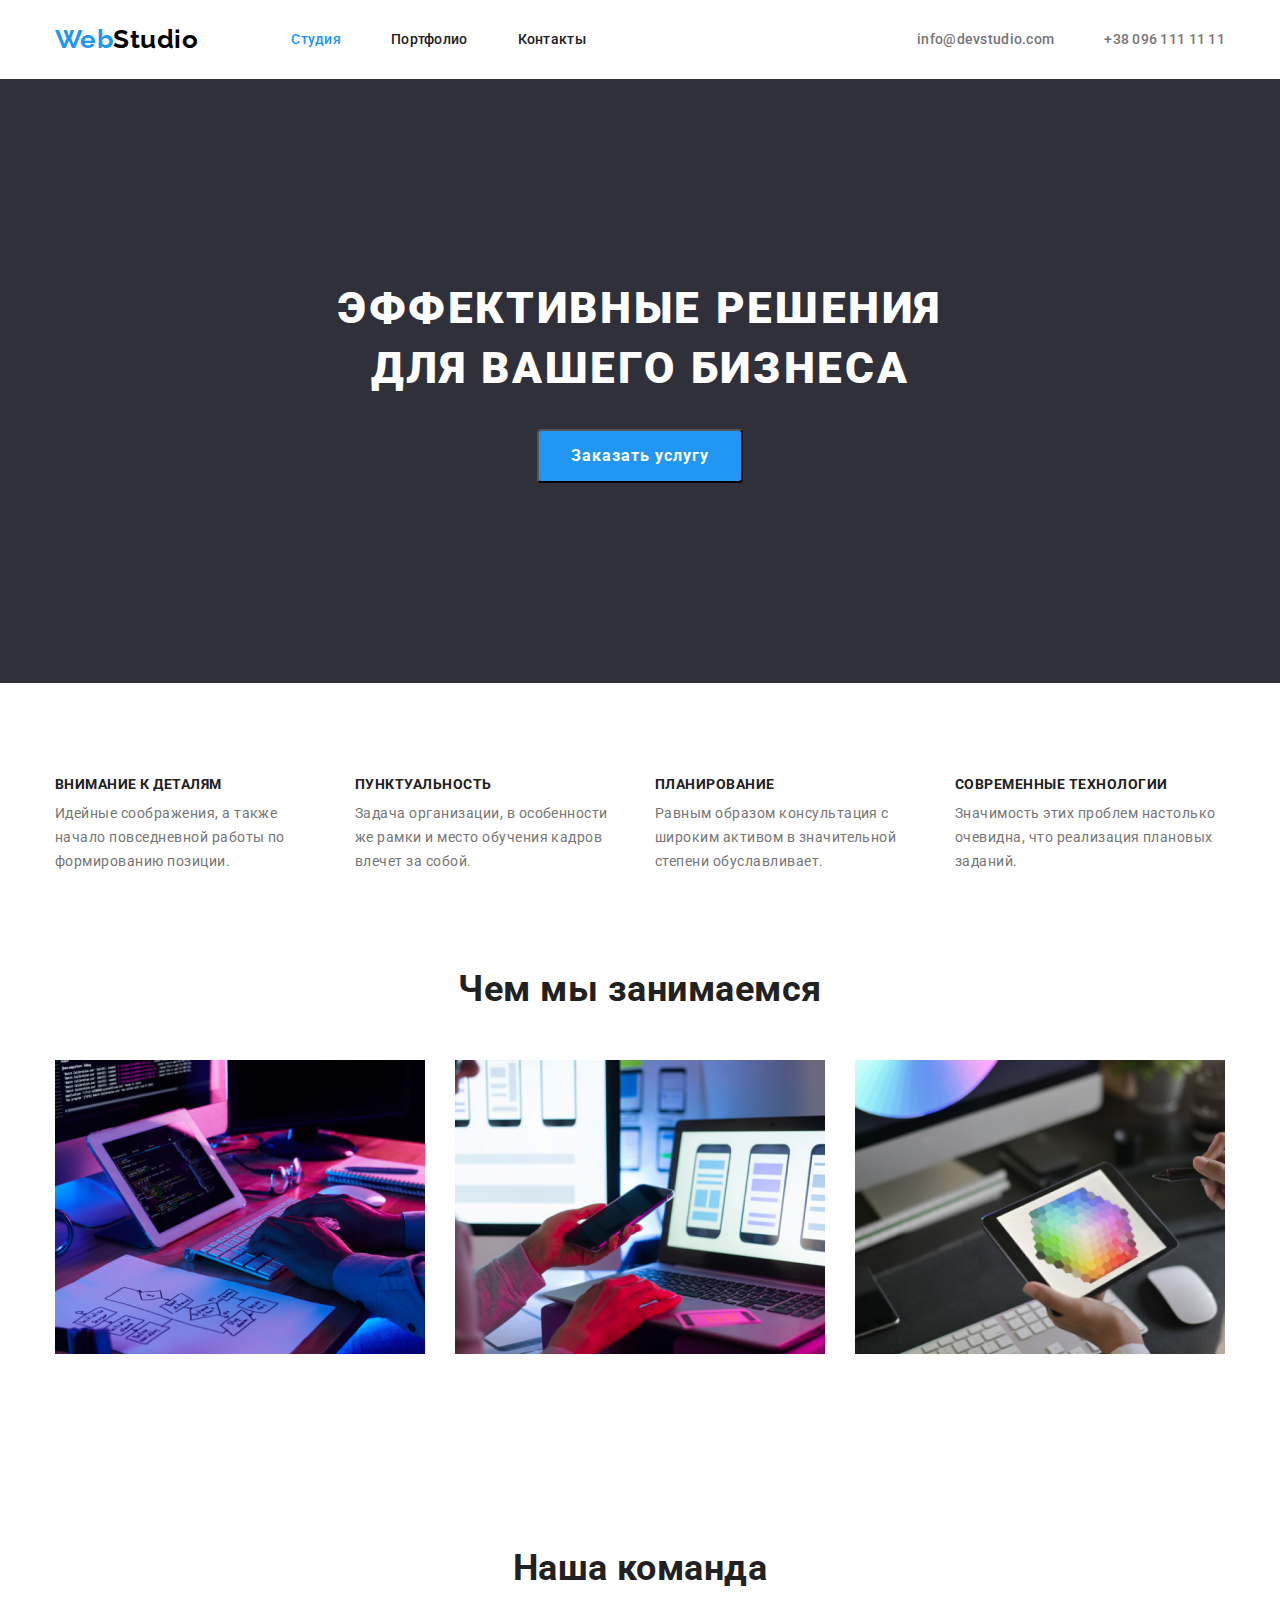
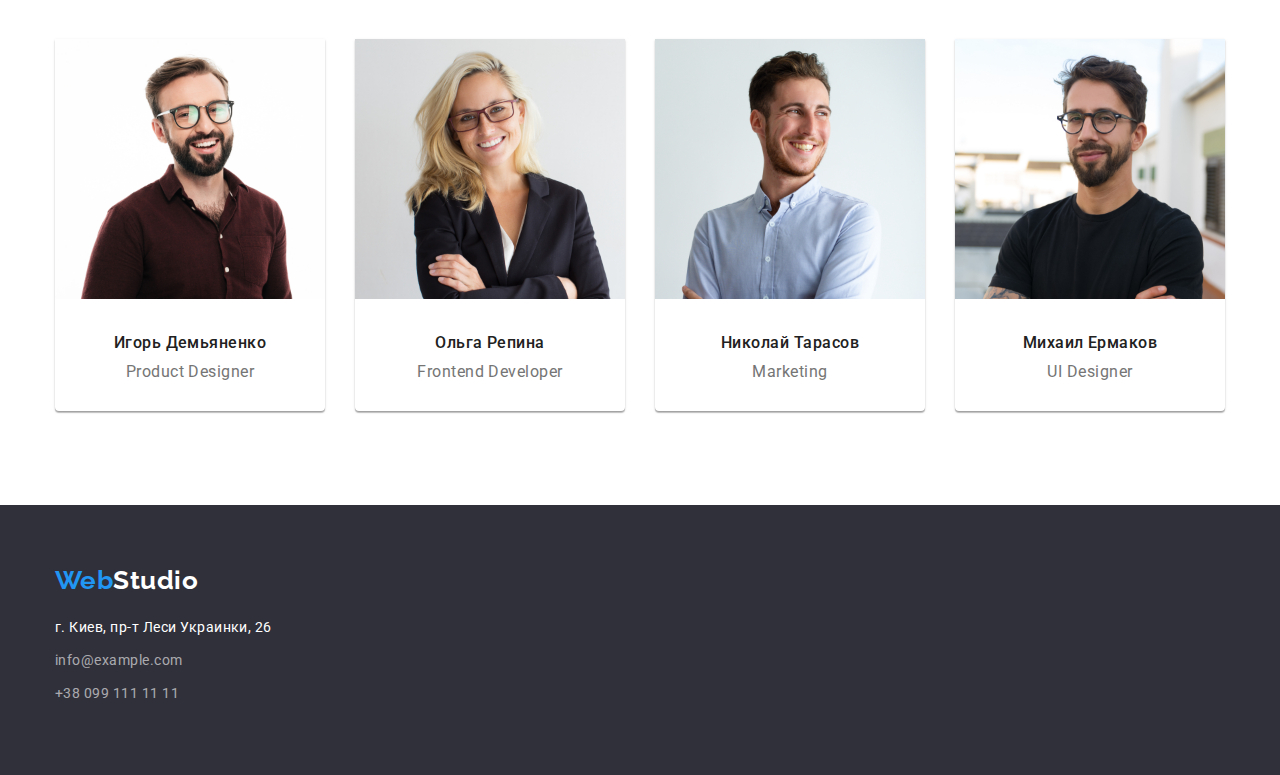
<file: index.html>
<!DOCTYPE html>
<html lang="ru">
  <head>
    <meta charset="UTF-8" />
    <meta name="viewport" content="width=device-width, initial-scale=1.0" />
    <title>Webstudio</title>
    <link
      href="https://fonts.googleapis.com/css2?family=Raleway:wght@700&family=Roboto:wght@400;500;700;900&display=swap"
      rel="stylesheet"
    />
    <link
      rel="stylesheet"
      href="https://cdnjs.cloudflare.com/ajax/libs/modern-normalize/1.0.0/modern-normalize.min.css"
    />
    <link rel="stylesheet" href="./css/style.css" />
  </head>

  <body>
    <!--HEADER-->
    <header class="page-header">
      <div class="conteiner conteiner-header">
        <nav class="nav-site">
          <div class="logo">
            <a href="./index.html">Web<span class="logo-header">Studio</span></a>
          </div>
          <ul class="nav-list list">
            <li><a href="./index.html" class="nav-link current">Студия</a></li>
            <li><a href="./portfolio.html" class="nav-link">Портфолио</a></li>
            <li><a href="" class="nav-link">Контакты</a></li>
          </ul>
        </nav>
        <ul class="contact-list list">
          <li><a href="mailto:info@devstudio.com" class="contact-link">info@devstudio.com</a></li>
          <li><a href="tel:+380961111111" class="contact-link">+38 096 111 11 11</a></li>
        </ul>
      </div>
    </header>

    <main>
      <!--HERO-->
      <section class="hero">
        <div class="page-hero">
          <h1>Эффективные решения <br />для вашего бизнеса</h1>
          <button type="button">Заказать услугу</button>
        </div>
      </section>
      <!--FUTURE-->
      <section class="feature">
        <div class="conteiner page-feature">
          <ul class="feature-list list">
            <li>
              <h2>Внимание к деталям</h2>
              <p>Идейные соображения, а также начало повседневной работы по формированию позиции.</p>
            </li>
            <li>
              <h2>Пунктуальность</h2>
              <p>Задача организации, в особенности же рамки и место обучения кадров влечет за собой.</p>
            </li>
            <li>
              <h2>Планирование</h2>
              <p>Равным образом консультация с широким активом в значительной степени обуславливает.</p>
            </li>
            <li>
              <h2>Современные технологии</h2>
              <p>Значимость этих проблем настолько очевидна, что реализация плановых заданий.</p>
            </li>
          </ul>
        </div>
      </section>
      <!--SAMPLE-->
      <section class="sample">
        <div class="conteiner page-sample">
          <h3>Чем мы занимаемся</h3>
          <ul class="sample-list list">
            <li>
              <a href=""><img src="./img/img.jpg" alt="Картинка" width="370" height="294" /></a>
            </li>
            <li>
              <a href=""><img src="./img/img1.jpg" alt="Картинка" width="370" height="294" /></a>
            </li>
            <li>
              <a href=""><img src="./img/img2.jpg" alt="Картинка" width="370" height="294" /></a>
            </li>
          </ul>
        </div>
      </section>
      <!--TEAM-->
      <section class="team">
        <div class="conteiner page-team">
          <h4>Наша команда</h4>
          <ul class="team-list list">
            <li class="item">
              <a href="">
                <img src="./img/team/img.jpg" alt="Фото" width="270" height="260" />
                <h5>Игорь Демьяненко</h5>
                <p lang="en">Product Designer</p>
              </a>
            </li>
            <li class="item">
              <a href="">
                <img src="./img/team/img1.jpg" alt="Фото" width="270" height="260" />
                <h5>Ольга Репина</h5>
                <p lang="en">Frontend Developer</p>
              </a>
            </li>
            <li class="item">
              <a href="">
                <img src="./img/team/img2.jpg" alt="Фото" width="270" height="260" />
                <h5>Николай Тарасов</h5>
                <p lang="en">Marketing</p>
              </a>
            </li>
            <li class="item">
              <a href="">
                <img src="./img/team/img3.jpg" alt="Фото" width="270" height="260" />
                <h5>Михаил Ермаков</h5>
                <p lang="en">UI Designer</p>
              </a>
            </li>
          </ul>
        </div>
      </section>
    </main>
    <!--FOOTER-->
    <footer>
      <div class="conteiner">
        <div class="logo">
          <a href="./index.html">Web<span class="logo-footer">Studio</span></a>
        </div>
        <ul class="footer-list list">
          <li><address class="address">г. Киев, пр-т Леси Украинки, 26</address></li>
          <li><address class="footer-contact">info@example.com</address></li>
          <li><address class="footer-contact">+38 099 111 11 11</address></li>
        </ul>
      </div>
    </footer>
  </body>
</html>
</file>
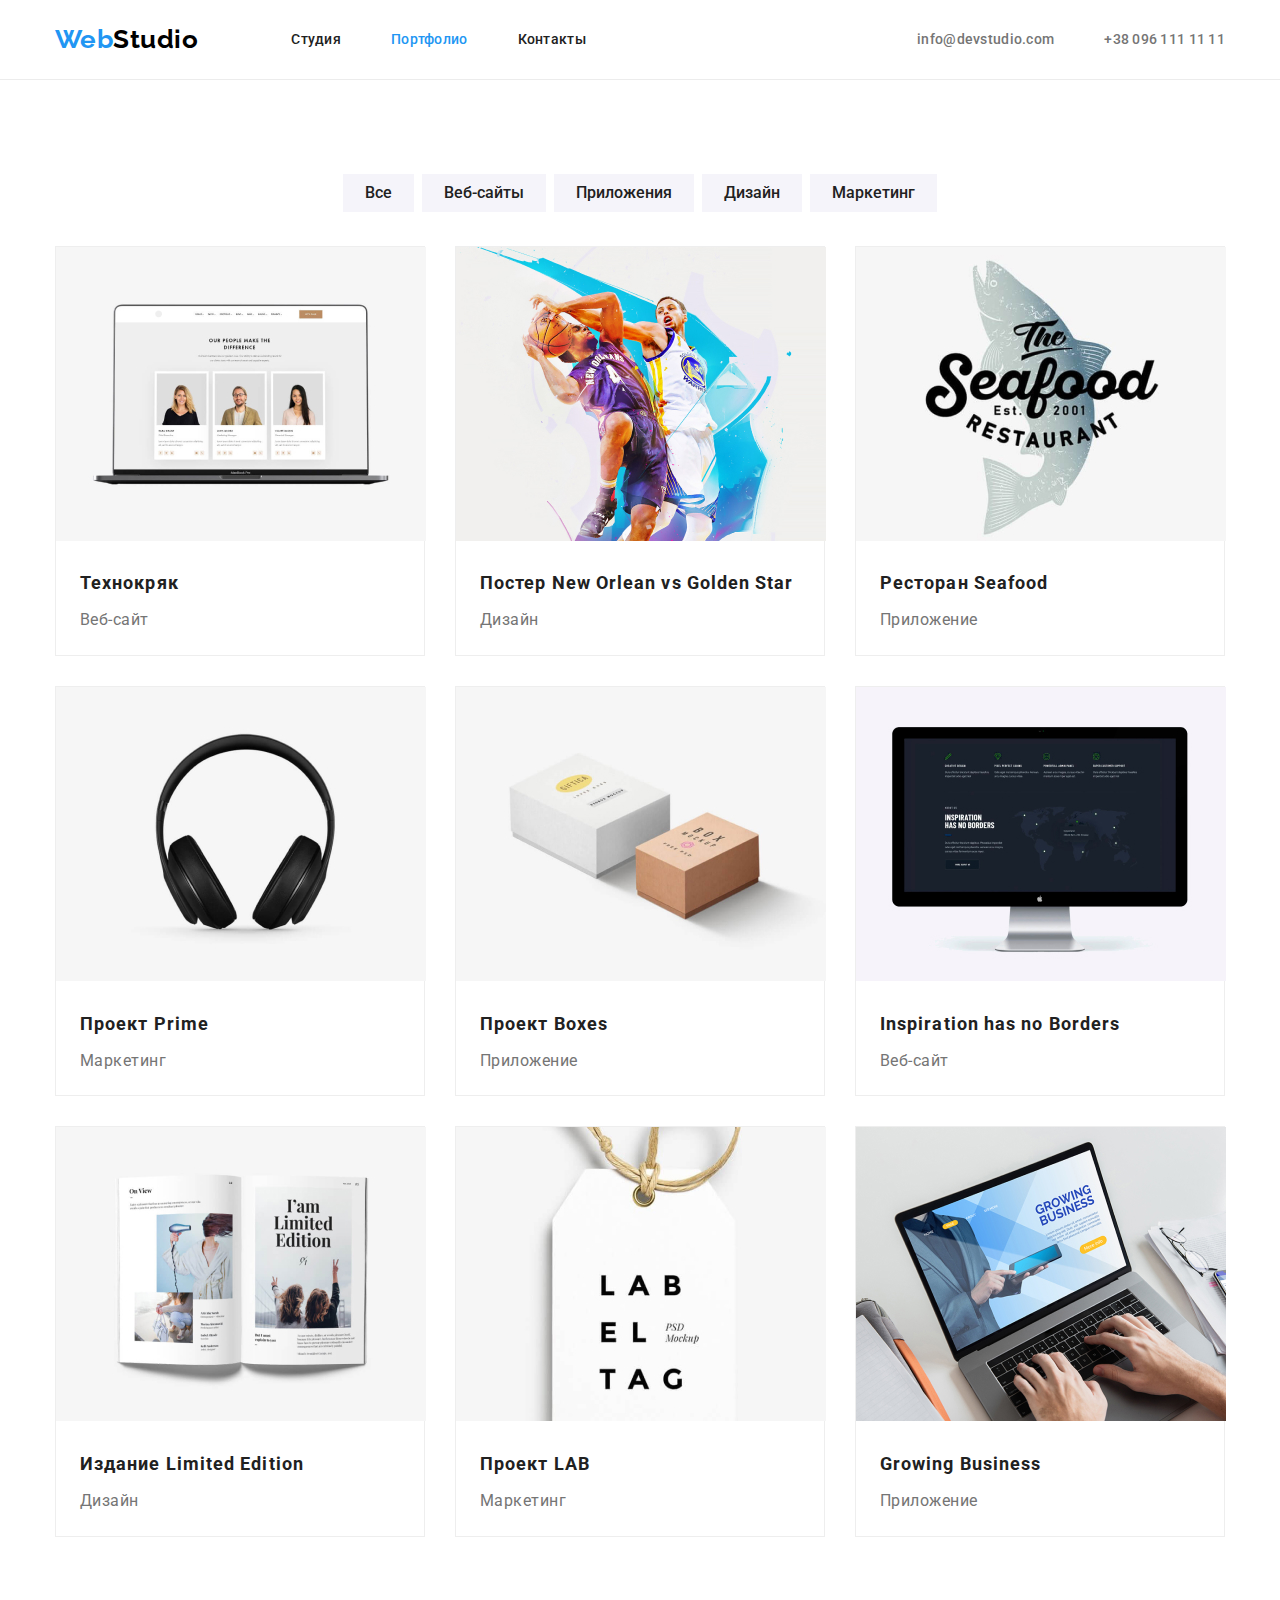
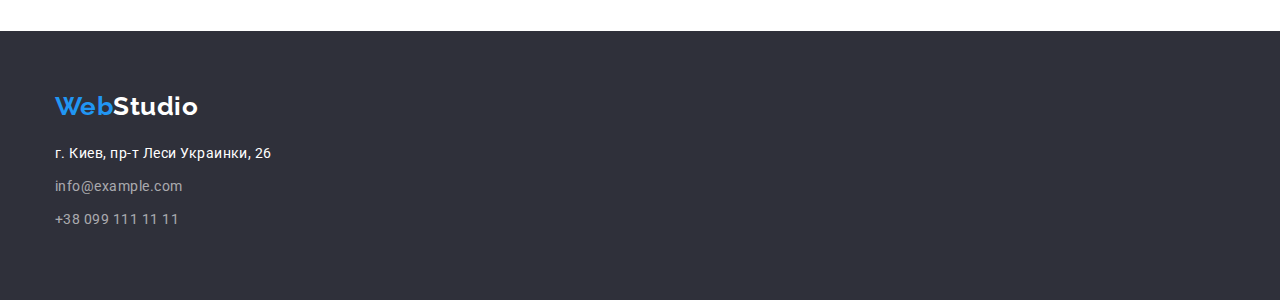
<file: portfolio.html>
<!DOCTYPE html>
<html lang="ru">
  <head>
    <meta charset="UTF-8" />
    <meta name="viewport" content="width=device-width, initial-scale=1.0" />
    <title>Webstudio</title>
    <link
      href="https://fonts.googleapis.com/css2?family=Raleway:wght@700&family=Roboto:wght@400;500;700;900&display=swap"
      rel="stylesheet"
    />
    <link
      rel="stylesheet"
      href="https://cdnjs.cloudflare.com/ajax/libs/modern-normalize/1.0.0/modern-normalize.min.css"
    />
    <link rel="stylesheet" href="./css/style.css" />
  </head>
  <body>
    <header class="page-header portfolio">
      <div class="conteiner conteiner-header">
        <nav class="nav-site">
          <div class="logo">
            <a href="./index.html"> Web<span class="logo-header">Studio</span> </a>
          </div>
          <ul class="nav-list list">
            <li><a href="./index.html" class="nav-link">Студия</a></li>
            <li><a href="./portfolio.html" class="nav-link current">Портфолио</a></li>
            <li><a href="" class="nav-link">Контакты</a></li>
          </ul>
        </nav>
        <ul class="contact-list list">
          <li><a href="mailto:info@devstudio.com" class="contact-link">info@devstudio.com</a></li>
          <li><a href="tel:+380961111111" class="contact-link">+38 096 111 11 11</a></li>
        </ul>
      </div>
    </header>
    <main>
      <section class="work">
        <div class="conteiner page-work">
          <ul class="work-nav list">
            <li><button type="button" class="button">Все</button></li>
            <li><button type="button" class="button">Веб-сайты</button></li>
            <li><button type="button" class="button">Приложения</button></li>
            <li><button type="button" class="button">Дизайн</button></li>
            <li><button type="button" class="button">Маркетинг</button></li>
          </ul>
          <ul class="work-card list">
            <li class="item">
              <a class="item-card" href=""
                ><img src="./img/portfolio/img1.jpg" alt="Картинка" width="370" height="294" />
                <div class="description-card">
                  <h2>Технокряк</h2>
                  <p>Веб-сайт</p>
                </div>
              </a>
            </li>
            <li class="item">
              <a class="item-card" href="">
                <img src="./img/portfolio/img2.jpg" alt="Картинка" width="370" height="294" />
                <div class="description-card">
                  <h2>Постер New Orlean vs Golden Star</h2>
                  <p>Дизайн</p>
                </div>
              </a>
            </li>
            <li class="item">
              <a class="item-card" href="">
                <img src="./img/portfolio/img3.jpg" alt="Картинка" width="370" height="294" />
                <div class="description-card">
                  <h2>Ресторан Seafood</h2>
                  <p>Приложение</p>
                </div>
              </a>
            </li>
            <li class="item">
              <a class="item-card" href="">
                <img src="./img/portfolio/img4.jpg" alt="Картинка" width="370" height="294" />
                <div class="description-card">
                  <h2>Проект Prime</h2>
                  <p>Маркетинг</p>
                </div>
              </a>
            </li>
            <li class="item">
              <a class="item-card" href="">
                <img src="./img/portfolio/img5.jpg" alt="Картинка" width="370" height="294" />
                <div class="description-card">
                  <h2>Проект Boxes</h2>
                  <p>Приложение</p>
                </div>
              </a>
            </li>
            <li class="item">
              <a class="item-card" href="">
                <img src="./img/portfolio/img6.jpg" alt="Картинка" width="370" height="294" />
                <div class="description-card">
                  <h2>Inspiration has no Borders</h2>
                  <p>Веб-сайт</p>
                </div>
              </a>
            </li>
            <li class="item">
              <a class="item-card" href="">
                <img src="./img/portfolio/img7.jpg" alt="Картинка" width="370" height="294" />
                <div class="description-card">
                  <h2>Издание Limited Edition</h2>
                  <p>Дизайн</p>
                </div>
              </a>
            </li>
            <li class="item">
              <a class="item-card" href="">
                <img src="./img/portfolio/img8.jpg" alt="Картинка" width="370" height="294" />
                <div class="description-card">
                  <h2>Проект LAB</h2>
                  <p>Маркетинг</p>
                </div>
              </a>
            </li>
            <li class="item">
              <a class="item-card" href="">
                <img src="./img/portfolio/img9.jpg" alt="Картинка" width="370" height="294" />
                <div class="description-card">
                  <h2>Growing Business</h2>
                  <p>Приложение</p>
                </div>
              </a>
            </li>
          </ul>
        </div>
      </section>
    </main>
    <footer>
      <div class="conteiner">
        <div class="logo">
          <a href="./index.html">Web<span class="logo-footer">Studio</span></a>
        </div>
        <ul class="footer-list list">
          <li><address class="address">г. Киев, пр-т Леси Украинки, 26</address></li>
          <li><address class="footer-contact">info@example.com</address></li>
          <li><address class="footer-contact">+38 099 111 11 11</address></li>
        </ul>
      </div>
    </footer>
  </body>
</html>
</file>
<file: css/style.css>
html {
  box-sizing: border-box;
}

*,
*::after,
*::before {
  box-sizing: inherit;
}

:root {
  --text-color-primary: #212121;
  --text-color-second: #757575;
  --color-accent: #2196f3;
  --background-primary: #ffffff;
  --background-team: #f5f4fa;
  --background-dark: #2f303a;
}

/* Общие стили */

body {
  background-color: var(--background-primary);
  color: var(--text-color-primary);

  font-style: normal;
  font-family: Roboto, -apple-system, BlinkMacSystemFont, 'Segoe UI', Oxygen, Ubuntu, Cantarell, 'Open Sans',
    'Helvetica Neue', sans-serif;
  letter-spacing: 0.03em;
}

.list {
  padding: 0;
  margin: 0;
  list-style: none;
}

a {
  text-decoration: none;
}

button {
  font-family: inherit;
}

/* Стили index.html */

/* ОФОРМЛЕНИЕ HEADER */

/* Логотип */
.logo a {
  color: var(--color-accent);

  font-family: Raleway;
  font-weight: bold;
  font-size: 26px;
  line-height: 1.19;
}

.logo-header {
  color: #000000;
}

/* Навигация*/

.nav-link {
  color: var(--text-color-primary);

  font-weight: 500;
  font-size: 14px;
  line-height: 1.14;
  letter-spacing: 0.02em;
}

.nav-link:hover,
.nav-link:focus {
  color: #2196f3;
}

.nav-link.current {
  color: var(--color-accent);
}

.nav-list {
  display: flex;
}

.nav-list > li:not(:last-child) {
  margin-right: 50px;
}

/* Контакти */
.contact-link {
  color: var(--text-color-second);

  font-weight: 500;
  font-size: 14px;
  line-height: 1.14;
  letter-spacing: 0.02em;
}

.contact-link:hover,
.contact-link:focus {
  color: #2196f3;
}

.contact-list {
  display: flex;
}

.contact-list > li:not(:last-child) {
  margin-right: 50px;
}

/* Оформление FLEX HEADER */

.nav-site {
  display: flex;
  align-items: center;
  padding: 24px 0px;
}

.nav-site > ul {
  margin-left: 93px;
}

.conteiner-header {
  display: flex;
  align-items: center;
}

.contact-list {
  display: flex;
  margin-left: auto;
}

/* ОФОРМЛЕНИЕ MAIN */

/* hero */
.hero {
  text-align: center;

  color: #ffffff;
}

main .hero {
  padding: 200px 0;
  margin-right: auto;
  margin-left: auto;
  /* margin-bottom: 94px; */
  /* border: 1px solid transparent; */

  background-color: var(--background-dark);

  /* outline: 2px solid tomato; */
}

.hero h1 {
  margin-top: 0;
  margin-bottom: 30px;

  font-weight: 900;
  font-size: 44px;
  line-height: 1.36;
  text-align: center;
  letter-spacing: 0.06em;
  text-transform: uppercase;
}

.hero button {
  margin-left: auto;
  margin-right: auto;
  padding: 10px 32px;
  border-radius: 4px;
  min-width: 200px;
  margin-bottom: 0;

  color: #ffffff;
  background-color: var(--color-accent);

  font-weight: bold;
  font-size: 16px;
  line-height: 1.87;

  display: flex;
  align-items: center;
  text-align: center;
  letter-spacing: 0.06em;
}

/* feature Подходы роботы*/
.feature {
  padding-top: 94px;
  padding-bottom: 94px;
}

.feature-list h2 {
  margin-top: 0px;
  margin-bottom: 10px;

  color: var(--text-color-primary);

  font-weight: bold;
  font-size: 14px;
  line-height: 1.14;
  text-transform: uppercase;
}

.feature-list p {
  display: block;
  margin-top: 0;
  margin-bottom: 0;

  color: var(--text-color-second);

  font-weight: normal;
  font-size: 14px;
  line-height: 1.71;
}

.feature-list > li:not(:last-child) {
  margin-right: 30px;
}

.feature-list > li {
  width: 270px;
}
/* Оформление FLEX FEATURE */

.feature-list {
  display: flex;
}

/* sample Чем мы занимаемся */
.sample {
  padding-bottom: 94px;
}
.sample h3 {
  margin-top: 0;
  margin-bottom: 50px;

  color: var(--text-color-primary);

  font-weight: bold;
  font-size: 36px;
  line-height: 1.17;
  text-align: center;
}

.sample-list {
  display: flex;
}
.sample-list > li:not(:last-child) {
  margin-right: 30px;
}

/* team Наша команда */
.team {
  padding-top: 94px;
  padding-bottom: 94px;
}

.team h4 {
  display: block;
  margin-top: 0;
  margin-bottom: 50px;
  text-align: center;

  color: var(--text-color-primary);

  font-weight: bold;
  font-size: 36px;
  line-height: 1.17;
  text-align: center;
}

.team-list h5 {
  margin-top: 30px;
  margin-bottom: 10px;

  color: var(--text-color-primary);

  font-weight: 500;
  font-size: 16px;
  line-height: 1.19;
  text-align: center;
}

.team-list p {
  margin-top: 0;
  margin-bottom: 0;
  color: var(--text-color-second);

  font-weight: normal;
  font-size: 16px;
  line-height: 1.19;
  text-align: center;
}

.team-list > li {
  padding-bottom: 30px;

  box-shadow: 0px 1px 3px rgba(0, 0, 0, 0.12), 0px 1px 1px rgba(0, 0, 0, 0.14), 0px 2px 1px rgba(0, 0, 0, 0.2);
  border-radius: 0px 0px 4px 4px;
}

.page-team {
  margin-bottom: 0;
}

.team-list {
  display: flex;
}

.team-list > li:not(:last-child) {
  margin-right: 30px;
}

/* ОФОРМЛЕНИЕ FOOTER */

/* Логотип footer */
footer {
  padding-top: 60px;
  padding-bottom: 60px;
  background-color: var(--background-dark);
}

.logo-footer {
  color: #ffffff;
}

/* Контакты footer*/
.footer-list {
  margin-top: 20px;
  color: rgba(255, 255, 255, 0.6);

  font-weight: normal;
  font-size: 14px;
  line-height: 1.71;
}

.footer-list .address {
  font-style: inherit;
  color: #ffffff;
}
.list .footer-contact {
  font-style: inherit;
}

.footer-list > li {
  margin-bottom: 9px;
}

/* Стили portfolio.html */

/* Портфолио samples */
.portfolio {
  border-bottom: 1px solid #ececec;
  /* margin-bottom: 94px; */
}
.work {
  padding-top: 94px;
  padding-bottom: 94px;
}
.work-nav {
  display: flex;
  justify-content: center;
  margin-bottom: 34px;
}
.work-nav > li:not(:first-child) {
  margin-left: 8px;
}

.work-nav .button {
  padding: 6px 22px;
  border: none;

  background-color: var(--background-team);
  color: var(--text-color-primary);

  font-weight: 500;
  font-size: 16px;
  line-height: 1.62;
  text-align: center;
}

.work-nav .button:hover,
.work-nav .button:focus {
  background-color: var(--color-accent);
  color: #ffffff;
}

/* Портфолио card */
.work-card {
  display: flex;
  flex-wrap: wrap;
}

.work-card > li {
  border: 1px solid #eeeeee;
  width: 370px;
  margin-right: 30px;
}

.work-card > li:nth-child(3n) {
  margin-right: 0;
}

.work-card > .item {
  margin-bottom: 30px;
}

.work-card > .item:nth-last-child(-n + 3) {
  margin-bottom: 0px;
}

.description-card > h2 {
  margin-top: 0px;
  margin-bottom: 4px;

  color: var(--text-color-primary);

  font-weight: bold;
  font-size: 18px;
  line-height: 2;
  letter-spacing: 0.06em;
}

.description-card > p {
  margin-top: 0;
  margin-bottom: 0;

  color: var(--text-color-second);

  font-weight: normal;
  font-size: 16px;
  line-height: 1.87;
}
.description-card {
  padding: 20px 24px;
}

/* Оформление padding, margin */
.conteiner {
  width: 1200px;
  margin-right: auto;
  margin-left: auto;
  padding-right: 15px;
  padding-left: 15px;
}
</file>
